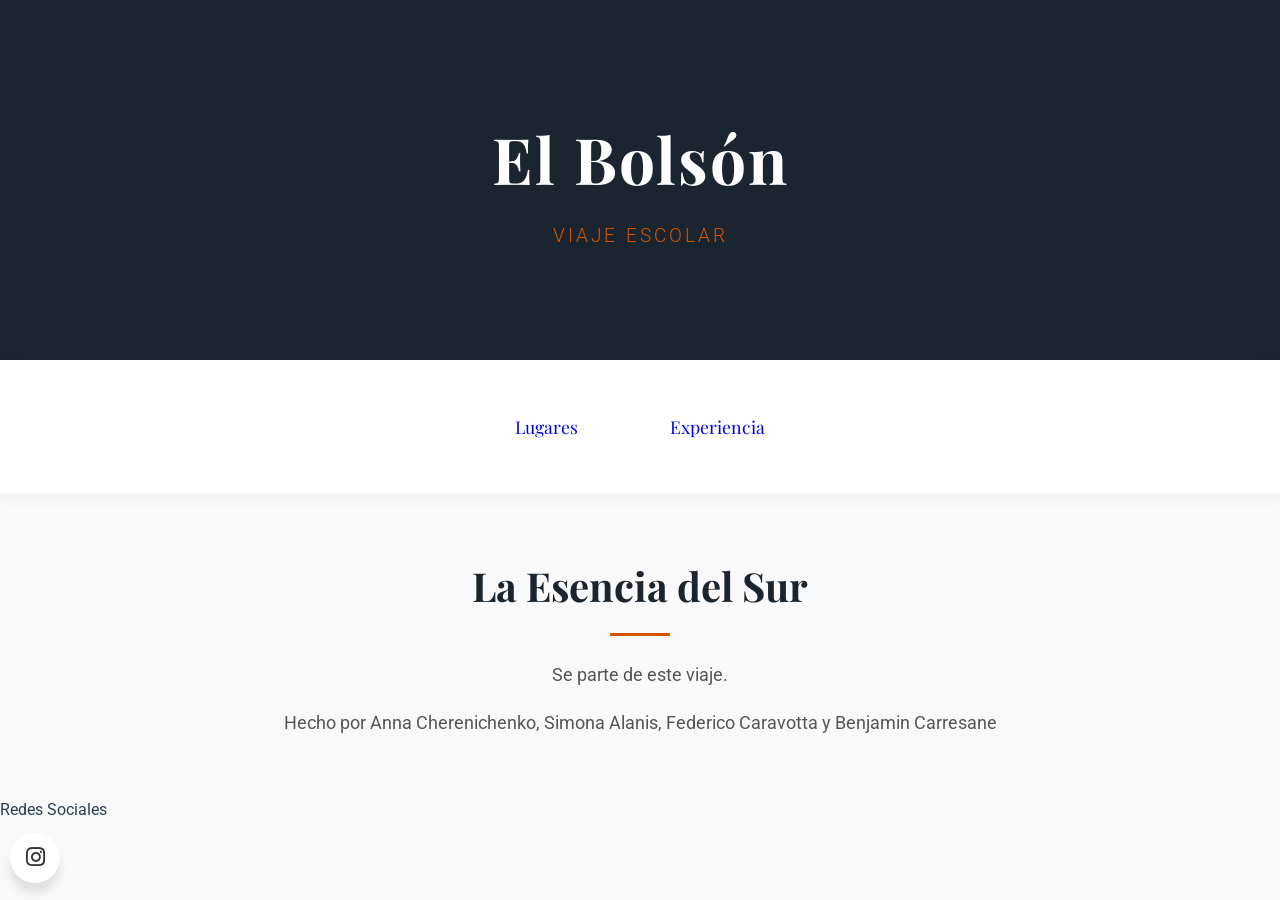
<file: index.html>
<!DOCTYPE html>
<html lang="es">
<head>
<meta charset="UTF-8">
<meta name="viewport" content="width=device-width, initial-scale=1.0">
<title>Viaje a El Bolsón</title>
<!-- Acá conectamos el HTML con nuestro archivo de diseño CSS -->
<link rel="stylesheet" href="styles.css">
<!-- Importamos una fuente elegante de Google Fonts -->
<link href="https://fonts.googleapis.com/css2?family=Playfair+Display:ital,wght@0,400;0,700;1,400&family=Roboto:wght@300;400&display=swap" rel="stylesheet">
</head>



<body>
<!-- ESTO ES LO Q SALE ARRIBA DEL TODO, TIPO DONDE ESTA EL TITULO  -->
<header class="hero">
<div class="hero-content">
<h1 class="titulo-inicial">El Bolsón</h1> 
<p class="subtitulo">Viaje Escolar</p>
</div>
</header>

<nav class="navigation">
<a href="lugares.html" class="nav-btn">Lugares</a>
<a href="experiencia.html" class="nav-btn">Experiencia</a>
</nav>


<main class="content-section">
<h2>La Esencia del Sur</h2>
<p>Se parte de este viaje.</p>
<p>Hecho por Anna Cherenichenko, Simona Alanis, Federico Caravotta y Benjamin Carresane</p>
</main>

<!-- Font Awesome 5.15.1 CSS -->
<link rel='stylesheet' href='https://cdnjs.cloudflare.com/ajax/libs/font-awesome/5.15.1/css/all.min.css'><link rel='stylesheet' href='https://cdnjs.cloudflare.com/ajax/libs/font-awesome/5.15.1/css/all.min.css'>

<div class=Redes Sociales">Redes Sociales
<style>
  .contenedor-centrado {
    display: flex;
    justify-content: center; 
    align-items: center;     
    height: 15vh;           
    text-align: center;
  }
</style>
 <div class="wrapper">
  <a href="https://www.instagram.com/bolsontour_turismoynaturaleza/" class="icon instagram" target="_blank">
    <div class="tooltip">Instagram</div>
    <span><i class="fab fa-instagram"></i></span>
  </a>
</div>
<style>
.wrapper .icon {
  position: relative;
  background-color: #ffffff; 
  border-radius: 50%;
  margin: 10px;
  width: 50px;                                                     <!--TODO ESTO ES PARA QUE APAREZCA UN BOTON CHICO DE IG PARA IR A MI INSTAGRAM-->
  height: 50px;
  line-height: 50px;
  font-size: 22px;
  display: inline-block;
  text-align: center; /* Para centrar el icono */
  box-shadow: 0 10px 10px rgba(0, 0, 0, 0.1);
  cursor: pointer;
  transition: all 0.2s cubic-bezier(0.68, -0.55, 0.265, 1.55);
  color: #333;
  text-decoration: none;
}

.wrapper .tooltip {
  position: absolute;
  top: 0;100%); /* Centra el tooltip sobre el icono */
  line-height: 1.5;
  font-size: 14px;
  background-color: #ffffff;
  color: #ffffff;
  padding: 5px 8px;
  border-radius: 5px;
  box-shadow: 0 10px 10px rgba(0, 0, 0, 0.1);
  opacity: 0;
  pointer-events: none;
  transition: all 0.3s cubic-bezier(0.68, -0.55, 0.265, 1.55);
}

/* Efecto Hover */
.wrapper .icon:hover .tooltip {
  top: -45px;
  opacity: 1;
  visibility: visible;
  pointer-events: auto;
}

.wrapper .instagram:hover,
.wrapper .instagram:hover .tooltip {
  background-color: #e1306c;
  color: #ffffff;
}
</style>

</body>
</html>
</file>
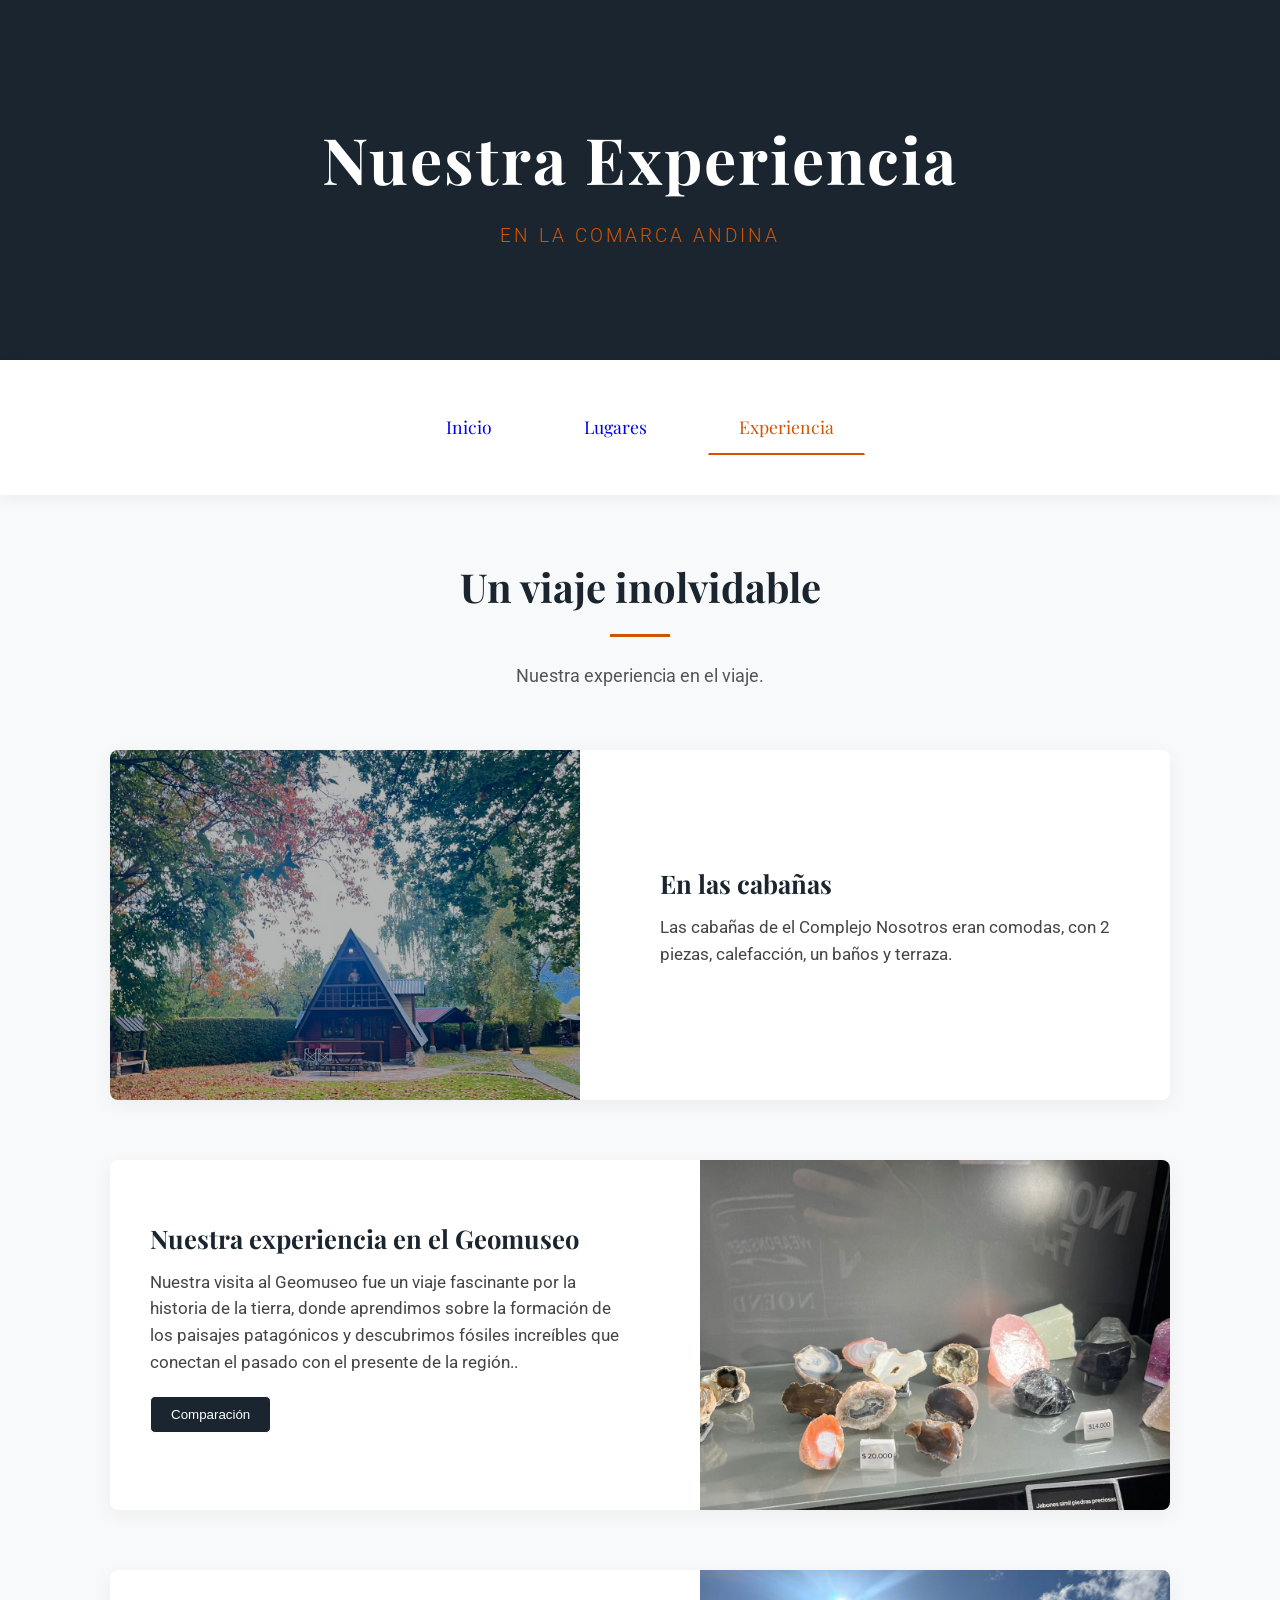
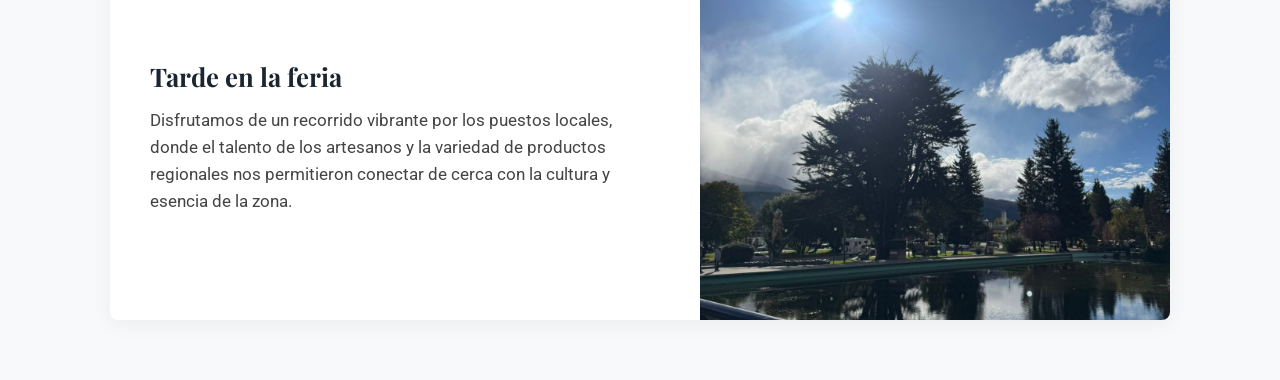
<file: experiencia.html>
<!DOCTYPE html>
<html lang="es">
<head>
    <meta charset="UTF-8">
    <meta name="viewport" content="width=device-width, initial-scale=1.0">
    <title>Nuestra Experiencia - Viaje a El Bolsón</title>
    <link rel="stylesheet" href="styles.css">
    <link href="https://fonts.googleapis.com/css2?family=Playfair+Display:ital,wght@0,400;0,700;1,400&family=Roboto:wght@300;400&display=swap" rel="stylesheet">
</head>
<body>

    <header class="hero hero-subpage">
        <div class="hero-content">
            <h1 class="titulo">Nuestra Experiencia</h1>
            <p class="subtitulo">En la Comarca Andina</p>
        </div>
    </header>

    
    <nav class="navigation">
        <a href="index.html" class="nav-btn">Inicio</a>
        <a href="lugares.html" class="nav-btn">Lugares</a>
        <a href="experiencia.html" class="nav-btn active">Experiencia</a>
        
    </nav>

    <main class="content-section wide-section">
        <h2>Un viaje inolvidable</h2>
        <p>Nuestra experiencia en el viaje.</p>
        
        <div class="editorial-container">
            
  
            <article class="editorial-block">
                <div class="editorial-image" style="background-image: url('cabañas.png');"></div>
                <div class="editorial-text">
                    <h3>En las cabañas</h3>
                    <p>Las cabañas de el Complejo Nosotros eran comodas, con 2 piezas, calefacción, un baños y terraza.</p>
                </div>
            </article>

            <article class="editorial-block">
                <div class="editorial-image" style="background-image: url('piedras.png');"></div>
                <div class="editorial-text">
                    <h3>Nuestra experiencia en el Geomuseo</h3>
                    <p>Nuestra visita al Geomuseo fue un viaje fascinante por la historia de la tierra, donde aprendimos sobre la formación de los paisajes patagónicos y descubrimos fósiles increíbles que conectan el pasado con el presente de la región..</p>

                      <button onclick="toggleSeccion('comparación')" style="padding: 10px 20px; cursor: pointer; background-color: #1a252f; color: white; border: 1px solid white; border-radius: 5px; margin-bottom: 20px;">                                           
    Comparación
  </button>
  <div id="comparación" style="display: none;">

<table style="border-collapse: collapse; width: 100%;">
<tr>
<td style="border: 1px solid black;">Rocas</td>
<td style="border: 1px solid black;">Minerales</td>
<td style="border: 1px solid black;">Piedras</td>
</tr>

<tr>
<td style="border: 1px solid black;">Están formadas por uno o varios minerales unidos</td>
<td style="border: 1px solid black;">Sustancias naturales con composición química definida</td>
<td style="border: 1px solid black;">Son fragmentos o trozos de rocas más pequeños</td>
</tr>

<tr>
<td style="border: 1px solid black;">Son materiales sólidos naturales de la Tierra</td>
<td style="border: 1px solid black;">Tienen forma cristalina y propiedades propias</td>
<td style="border: 1px solid black;">Pueden tener distintas formas y tamaños</td>
</tr>

<tr>
<td style="border: 1px solid black;">Ejemplo: granito, mármol.</td>
<td style="border: 1px solid black;">Ejemplo: cuarzo rosa, ágata, obsidiana.</td>
<td style="border: 1px solid black;">Se encuentran en ríos, montañas o suelos</td>
</tr>
</table>
  
</div>

</center>



            </article>
            <script>

function toggleSeccion(idDeLaSeccion) {
  var elemento = document.getElementById(idDeLaSeccion);
  
  if (elemento.style.display === "none" || elemento.style.display === "") {
    elemento.style.display = "block";                                         <!--ESTO HACE QUE CUANDO LO APRETAMOS = MOSTRAR, Y SI VOLVEMOS A APRETAR = OCULTAR-->
  } else {
    elemento.style.display = "none";
  }
}                                                           
</script>


            
            <article class="editorial-block">
                <div class="editorial-image" style="background-image: url('feria1.png');"></div>
                <div class="editorial-text">
                    <h3>Tarde en la feria</h3>
                    <p>Disfrutamos de un recorrido vibrante por los puestos locales, donde el talento de los artesanos y la variedad de productos regionales nos permitieron conectar de cerca con la cultura y esencia de la zona.</p>
                </div>
            </article>

        </div>
    </main>
<div class="card-image" style="background-image: url('cabañas.png'); display: none;"></div>
<div class="card-image" style="background-image: url('piedras.png'); display: none;"></div>
<div class="card-image" style="background-image: url('feria1.png'); display: none;"></div>
</body>
</html>
</file>
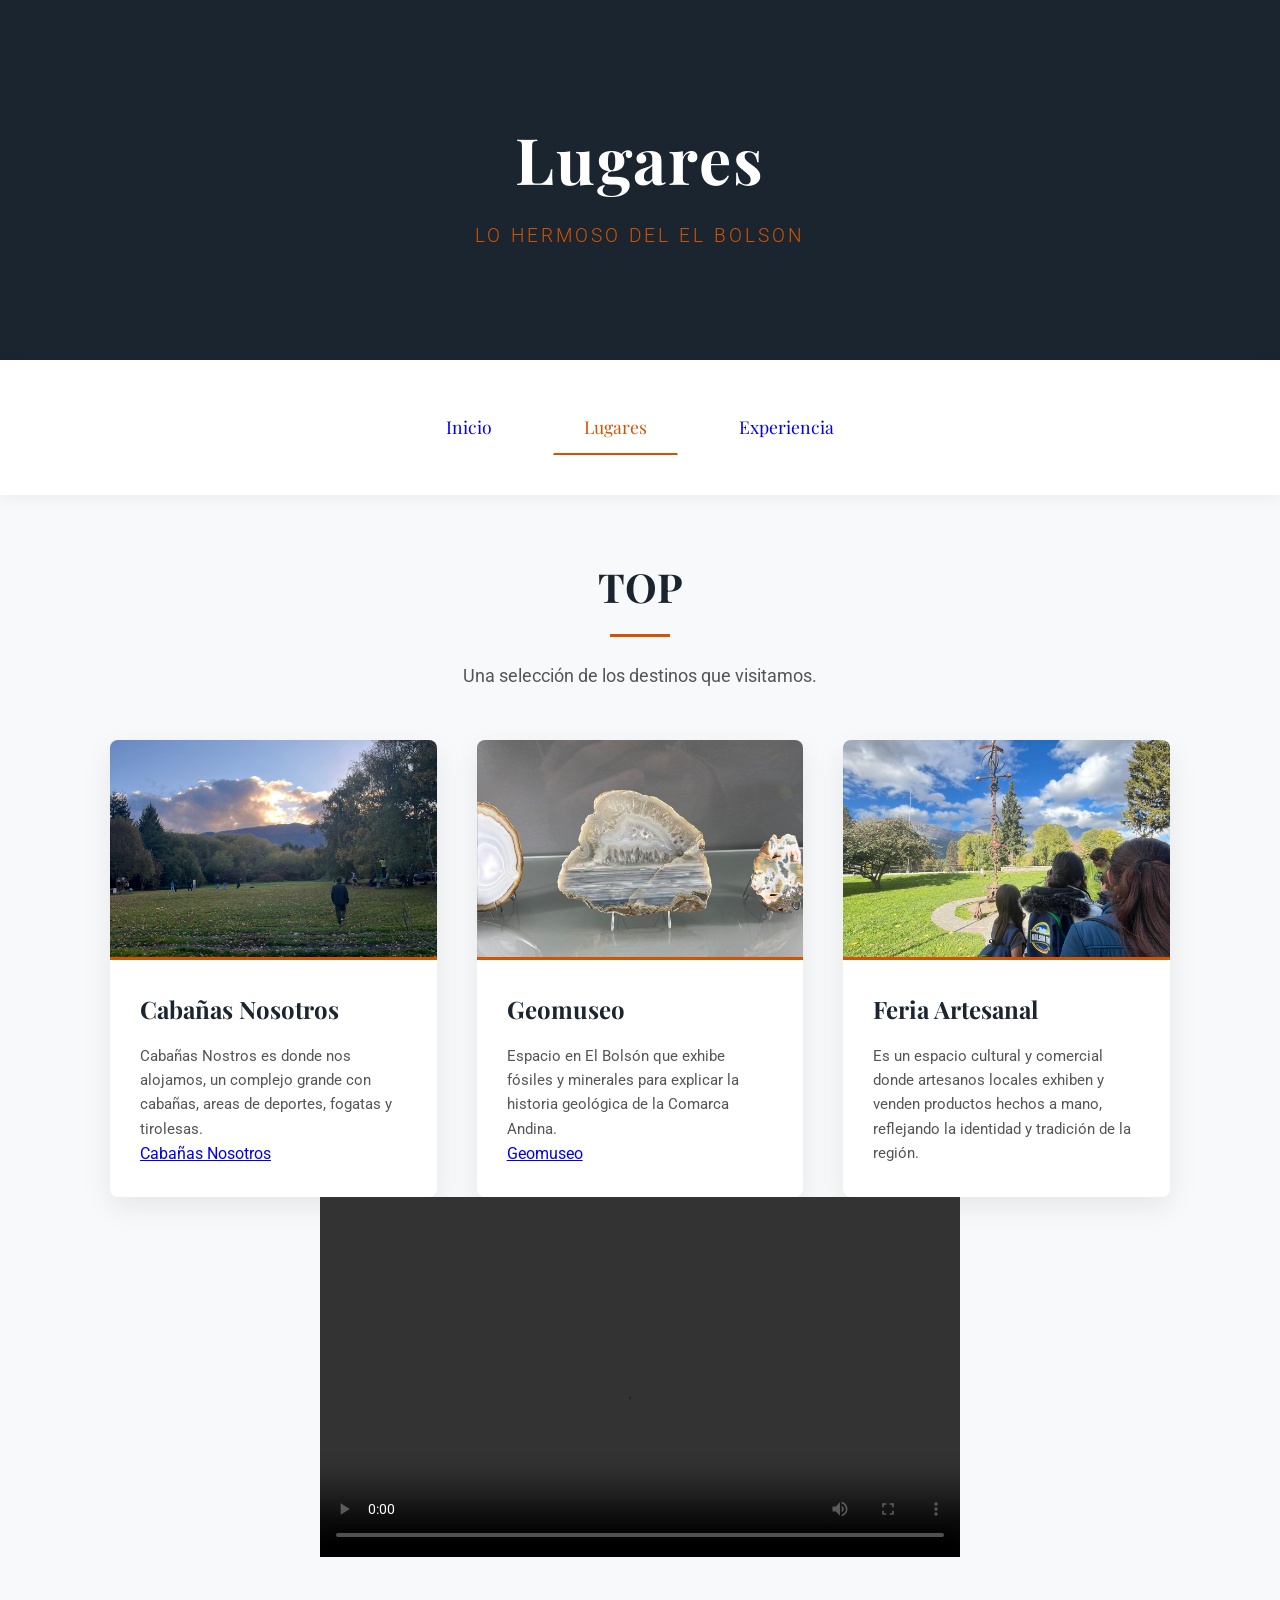
<file: lugares.html>
<!DOCTYPE html>
<html lang="es">
<head>
    <meta charset="UTF-8">
    <meta name="viewport" content="width=device-width, initial-scale=1.0">
    <title>Lugares Mágicos - Viaje a El Bolsón</title>
    <link rel="stylesheet" href="styles.css">
    <link href="https://fonts.googleapis.com/css2?family=Playfair+Display:ital,wght@0,400;0,700;1,400&family=Roboto:wght@300;400&display=swap" rel="stylesheet">
</head>
<body>
    <!-- Lo del titulo -->
    <header class="hero hero-subpage">
        <div class="hero-content">
            <h1 class="titulo">Lugares</h1>
            <p class="subtitulo">Lo hermoso del El Bolson</p>
        </div>
    </header>

    <!-- Los botones para ir a las otras web -->
    <nav class="navigation">
        <a href="index.html" class="nav-btn">Inicio</a>
        <a href="lugares.html" class="nav-btn active">Lugares</a>
        <a href="experiencia.html" class="nav-btn">Experiencia</a>
       
    </nav>

    <main class="content-section wide-section">
        <h2>TOP</h2>
        <p>Una selección de los destinos que visitamos.</p>
        
       
        <div class="places-grid">
            
 
        
            <article class="place-card">
                <div class="card-image" style="background-image: url('tirolesa.png');"></div>
                <div class="card-content">
                    <h3>Cabañas Nosotros</h3>
                    <p>Cabañas Nostros es donde nos alojamos, un complejo grande con cabañas, areas de deportes, fogatas y tirolesas.</p>
                    <a href="https://www.cabanias.com.ar/el-bolson/cabanas/nosotros" target="_blank" rel="noopener">Cabañas Nosotros</a>
                </div>
            </article>

           
            <article class="place-card">
                <div class="card-image" style="background-image: url('geomuseo.png');"></div>
                <div class="card-content">
                    <h3>Geomuseo</h3>
                    <p>Espacio en El Bolsón que exhibe fósiles y minerales para explicar la historia geológica de la Comarca Andina.</p>
                    <a href="https://www.coopetel.org/geomuseo/" target="_blank" rel="noopener">Geomuseo</a>
                </div>
            </article>

          
            <article class="place-card">
                <div class="card-image" style="background-image: url('plaza.png');"></div>
                <div class="card-content">
                    <h3>Feria Artesanal</h3>
                    <p>Es un espacio cultural y comercial donde artesanos locales exhiben y venden productos hechos a mano, reflejando la identidad y tradición de la región.</p>
                </div>
            </article>

        </div>

        <video width="640" height="360" controls>
  <source src="video.mp4" type="video/mp4">
</video>
    </main>

</body>
<div class="card-image" style="background-image: url('geomuseo.png'); display: none;"></div>
<div class="card-image" style="background-image: url('tirolesa.png'); display: none;"></div>
<div class="card-image" style="background-image: url('plaza.png'); display: none;"></div>
</html>
</file>
<file: styles.css>
* {
    margin: 0;
    padding: 0;
    box-sizing: border-box;
}

:root {
    --color-fondo: #f8f9fa;       
    --color-texto: #2c3e50;       
    --color-acento: #d35400;      
    --color-oscuro: #1a252f;     
    
    --fuente-titulos: 'Playfair Display', serif;
    --fuente-texto: 'Roboto', sans-serif;       
}

body {
    background-color: var(--color-fondo);
    color: var(--color-texto);
    font-family: var(--fuente-texto);
    line-height: 1.6; 
}


.hero {
    height: 40vh; 
    background-color: var(--color-oscuro);

    background-image: linear-gradient(rgba(26, 37, 47, 0.7), rgba(26, 37, 47, 0.7)), url('https://images.unsplash.com/photo-1518098268026-4e89f1a2c3e3?auto=format&fit=crop&w=1920&q=80');
    background-size: cover;
    background-position: center;
    display: flex;
    justify-content: center;
    align-items: center;
    text-align: center;
    color: white;
}

.hero h1 {
    font-family: var(--fuente-titulos);
    font-size: 4rem;
    font-weight: 700;
    letter-spacing: 2px;
    margin-bottom: 10px;
}

.hero p {
    font-size: 1.2rem;
    font-weight: 300;
    text-transform: uppercase;
    letter-spacing: 3px;
    color: var(--color-acento);
}


.navigation {
    display: flex;
    justify-content: center;
    gap: 30px; 
    padding: 40px 20px;
    background-color: white;
    box-shadow: 0 4px 15px rgba(0,0,0,0.05); 
}

.nav-btn {
    text-decoration: none;
    colo

    r: var(--color-texto);
    font-family: var(--fuente-titulos);
    font-size: 1.1rem;
    padding: 12px 30px;
    border: 1px solid transparent;
    border-radius: 4px; 
    transition: all 0.4s ease; 
    position: relative;
    overflow: hidden;
}

/
.nav-btn:hover {
    color: var(--color-acento);
    border-color: var(--color-acento);
    transform: translateY(-3px); 
    box-shadow: 0 5px 15px rgba(211, 84, 0, 0.15); 
}


.content-section {
    max-width: 800px; 
    margin: 60px auto; 
    padding: 0 20px;
    text-align: center;
}

.content-section h2 {
    font-family: var(--fuente-titulos);
    font-size: 2.5rem;
    color: var(--color-oscuro);
    margin-bottom: 25px;
    position: relative;
}


.content-section h2::after {
    content: '';
    display: block;
    width: 60px;
    height: 3px;
    background-color: var(--color-acento);
    margin: 15px auto 0;
}

.content-section p {
    font-size: 1.1rem;
    color: #555;
    margin-bottom: 20px;
}


.titulo-inicial {
    animation: titulo 1.5s ease forwards;
}

.subtitulo {
    animation: subtitulo 1.5s ease forwards;
    animation-delay: 0.3s;
    opacity: 0;
}

@keyframes titulo {
    from { opacity: 0; }
    to { opacity: 1; }
}

@keyframes subtitulo {
    from {
        opacity: 0;
        transform: translateY(30px);
    }
    to {
        opacity: 1;
        transform: translateY(0);
    }
}


.hero-subpage {
    height: 40vh;
}


.nav-btn.active {
    color: var(--color-acento);
    border-bottom: 2px solid var(--color-acento);
    border-radius: 0;
}

.wide-section {
    max-width: 1100px;
}

.places-grid {
    display: grid;
    grid-template-columns: repeat(auto-fit, minmax(300px, 1fr));
    gap: 40px;
    margin-top: 50px;
}

.place-card {
    background-color: white;
    border-radius: 8px;
    overflow: hidden; 
    box-shadow: 0 10px 30px rgba(0,0,0,0.08); /* Sombra elegante */
    transition: transform 0.4s ease, box-shadow 0.4s ease;
    text-align: left; 
}

.place-card:hover {
    transform: translateY(-10px); 
    box-shadow: 0 15px 40px rgba(0,0,0,0.12);
}

.card-image {
    height: 220px;
    background-size: cover;
    background-position: center;
    border-bottom: 3px solid var(--color-acento); 
}

.card-content {
    padding: 30px;
}

.card-content h3 {
    font-family: var(--fuente-titulos);
    font-size: 1.5rem;
    color: var(--color-oscuro);
    margin-bottom: 15px;
}

.card-content p {
    font-size: 0.95rem;
    color: #555;
    margin-bottom: 0; 
}


.editorial-container {
    margin-top: 60px;
    display: flex;
    flex-direction: column;
    gap: 60px; 
}

.editorial-block {
    display: flex;
    align-items: center;
    gap: 40px;
    background-color: white;
    border-radius: 8px;
    overflow: hidden;
    box-shadow: 0 5px 20px rgba(0,0,0,0.05);
}


.editorial-block:nth-child(even) {
    flex-direction: row-reverse;
}

.editorial-image {
    flex: 1; 
    height: 350px;
    background-size: cover;
    background-position: center;
}

.editorial-text {
    flex: 1; 
    padding: 40px;
    text-align: left;
}

.editorial-text h3 {
    font-family: var(--fuente-titulos);
    font-size: 2rem;
    color: var(--color-oscuro);
    margin-bottom: 20px;
}

.editorial-text p {
    font-size: 1.05rem;
    color: #444;
}


@media (max-width: 768px) {
    .editorial-block, 
    .editorial-block:nth-child(even) {
        flex-direction: column; 
    }
    
    .editorial-image {
        width: 100%;
        height: 250px;
    }
}

}


.editorial-text {
padding: 25px 20px;
}


.editorial-text h3 {
font-size: 1.6rem;
margin-bottom: 10px;
}
}
</file>
